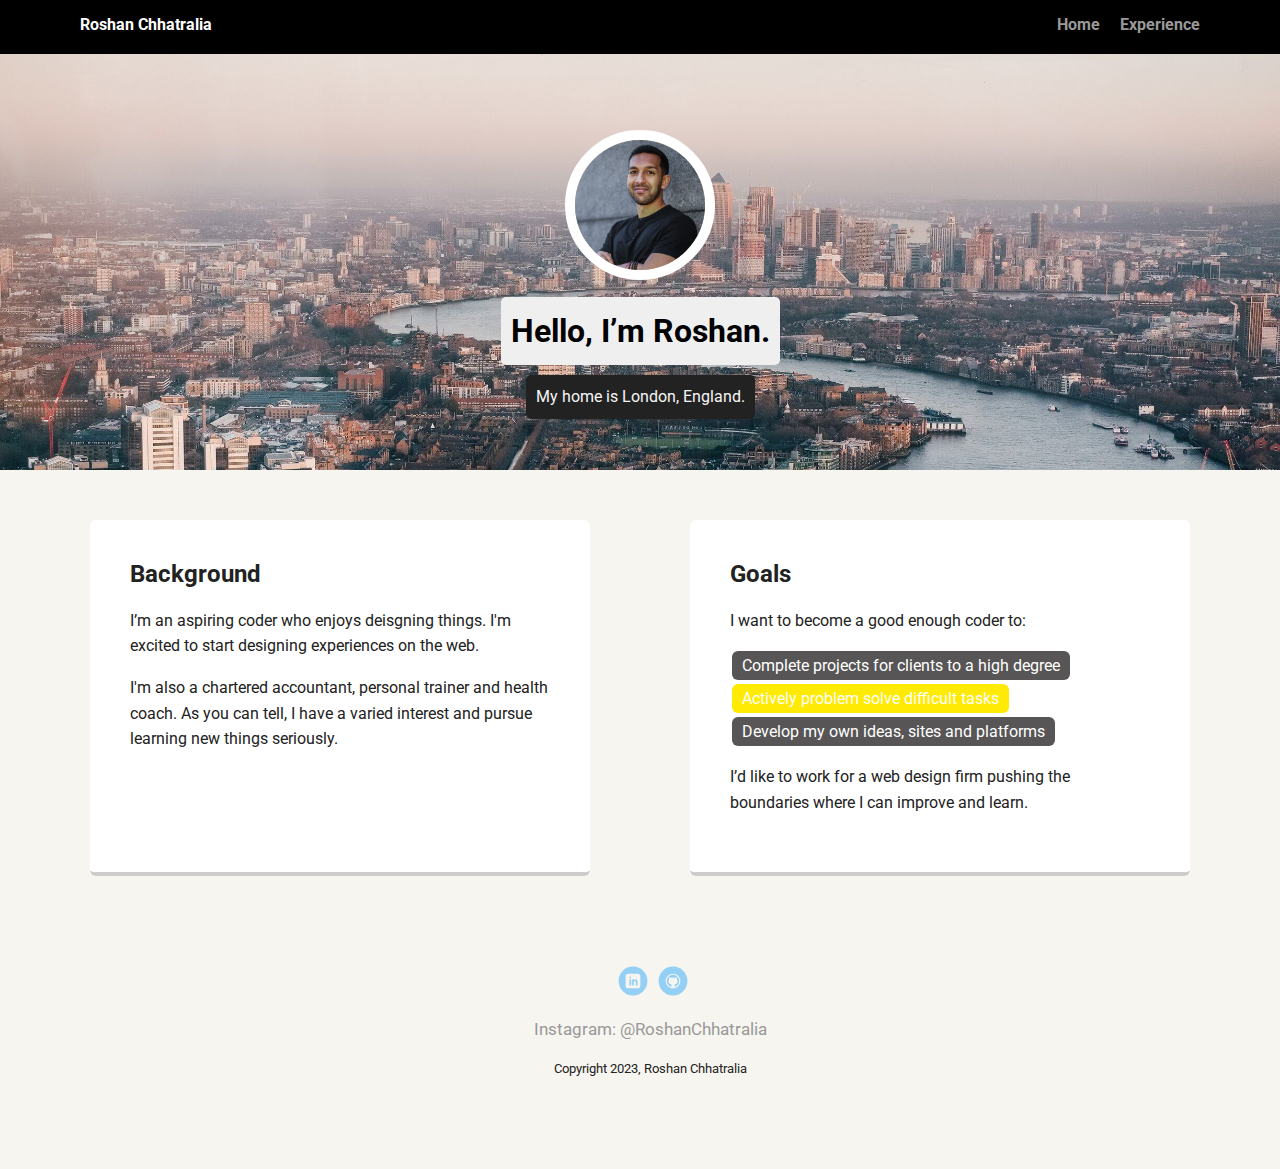
<file: portfolio_update_v1/index.html>
<!doctype html>
<html lang="en">
<head>
  <meta charset="utf-8">
  <title>Roshan Chhatralia's Profile</title>
  <meta name="viewport" content="width=device-width, initial-scale=1.0">
  <link rel="stylesheet" href="styles.css">
  <link href="https://fonts.googleapis.com/css?family=Muli%7CRoboto:400,300,500,700,900" rel="stylesheet"></head>
  <body>

    <div class="main-nav">
        <ul class="nav">
          <li class="name">Roshan Chhatralia</li>
          <li><a href="index.html">Home</a></li>
          <li><a href="experience.html">Experience</a></li>
        </ul>
    </div>

    <header>
      <img src="images/rsz_profilepic.jpg" alt="Picture of Roshan" class="profile-image">
      <h1 class="tag name">Hello, I’m Roshan.</h1>
      <p class="tag location">My home is London, England.</p>
    </header>

    <main class="flex">
      <div class="card">
        <h2>Background</h2>
        <p>I’m an aspiring coder who enjoys deisgning things. I'm excited to start designing experiences on the web.</p>
        <p>I'm also a chartered accountant, personal trainer and health coach. As you can tell, I have a varied interest and pursue learning new things seriously.</p>
      </div> 

      <div class="card">
        <h2>Goals</h2>
        <p style="text-align:left">I want to become a good enough coder to:</p>
        <ul class="skills">
          <li>Complete projects for clients to a high degree</li>
          <li>Actively problem solve difficult tasks</li>
          <li>Develop my own ideas, sites and platforms</li>
        </ul>
        <p>I’d like to work for a web design firm pushing the boundaries where I can improve and learn.</p>
      </div> 

    </main> 
    <footer>
      <ul>
        <li><a href="https://www.linkedin.com/in/roshanchhatralia/" class="social linkedin">LinkedIn</a></li>
        <li><a href="https://github.com/RoshanChhatralia" class="social github">Github</a></li>
      </ul>
      <p> <small> <a href="https://www.instagram.com/roshanchhatralia/"> Instagram: @RoshanChhatralia </a> </p>
      <p class="copyright">Copyright 2023, Roshan Chhatralia</p>
    </footer>
  </body>
  </html>
</file>
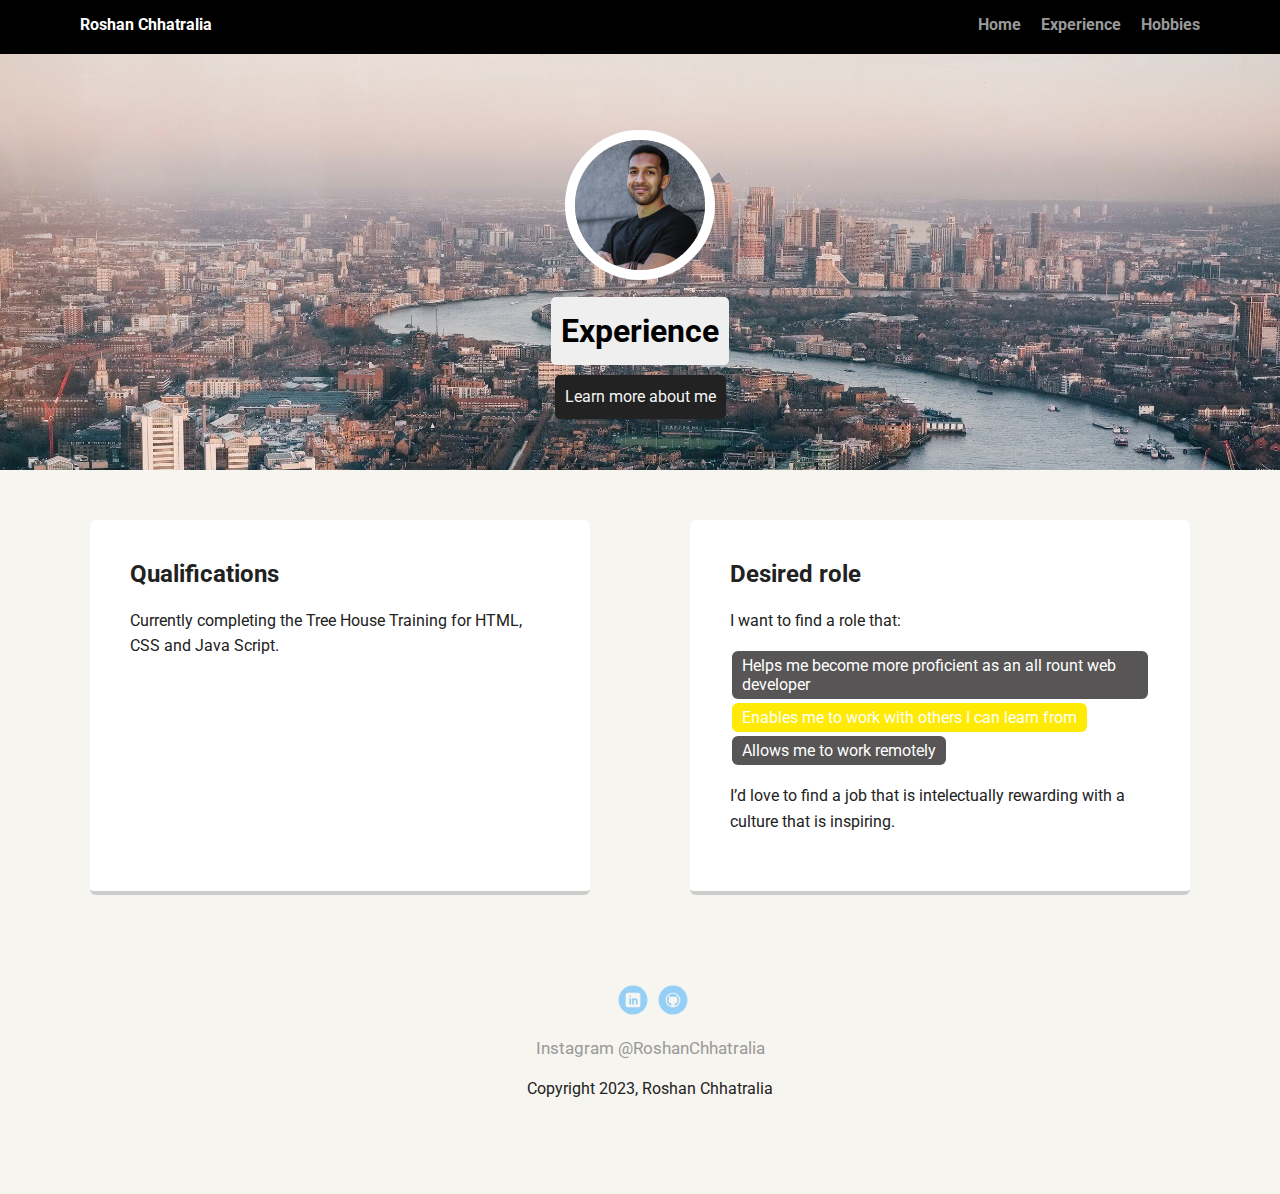
<file: portfolio_update_v1/experience.html>
<!doctype html>
<html lang="en">
<head>
  <meta charset="utf-8">
  <title>Roshan Chhatralia's Profile</title>
  <meta name="viewport" content="width=device-width, initial-scale=1.0">
  <link rel="stylesheet" href="styles.css">
  <link href="https://fonts.googleapis.com/css?family=Muli%7CRoboto:400,300,500,700,900" rel="stylesheet"></head>
  <body>

    <nav class="main-nav">
        <ul class="nav">
          <li class="name">Roshan Chhatralia</li>
          <li><a href="index.html">Home</a></li>
          <li><a href="experience.html">Experience</a></li>
          <li><a href="hobbies.html">Hobbies</a></li>
        </ul>
    </nav>

    <header>
      <img src="images/rsz_profilepic.jpg" alt="Picture of Roshan" class="profile-image">
      <h1 class="tag name">Experience</h1>
      <p class="tag location">Learn more about me</p>
    </header>

    <main class="flex">
      <article class="card">
        <h2>Qualifications</h2>
        <p>Currently completing the Tree House Training for HTML, CSS and Java Script.</p>
      </article> 

      <article class="card">
        <h2>Desired role</h2>
        <p style="text-align:left">I want to find a role that:</p>
        <ul class="skills">
          <li>Helps me become more proficient as an all rount web developer</li>
          <li>Enables me to work with others I can learn from</li>
          <li>Allows me to work remotely</li>
        </ul>
        <p>I’d love to find a job that is intelectually rewarding with a culture that is inspiring.</p>
    </article> 

    </main> 
    <footer>    
      <aside> 
      <ul>
        <li><a href="https://www.linkedin.com/in/roshanchhatralia/" class="social linkedin">LinkedIn</a></li>
        <li><a href="https://github.com/RoshanChhatralia" class="social github">Github</a></li>
      </ul>
      <p> <a href="https://www.instagram.com/roshanchhatralia/"> <small> Instagram @RoshanChhatralia </small> </a> </p>
      <p class="copyright">Copyright 2023, Roshan Chhatralia</p>
      </aside> 
    </footer>
  </body>
    
    </html>
</file>
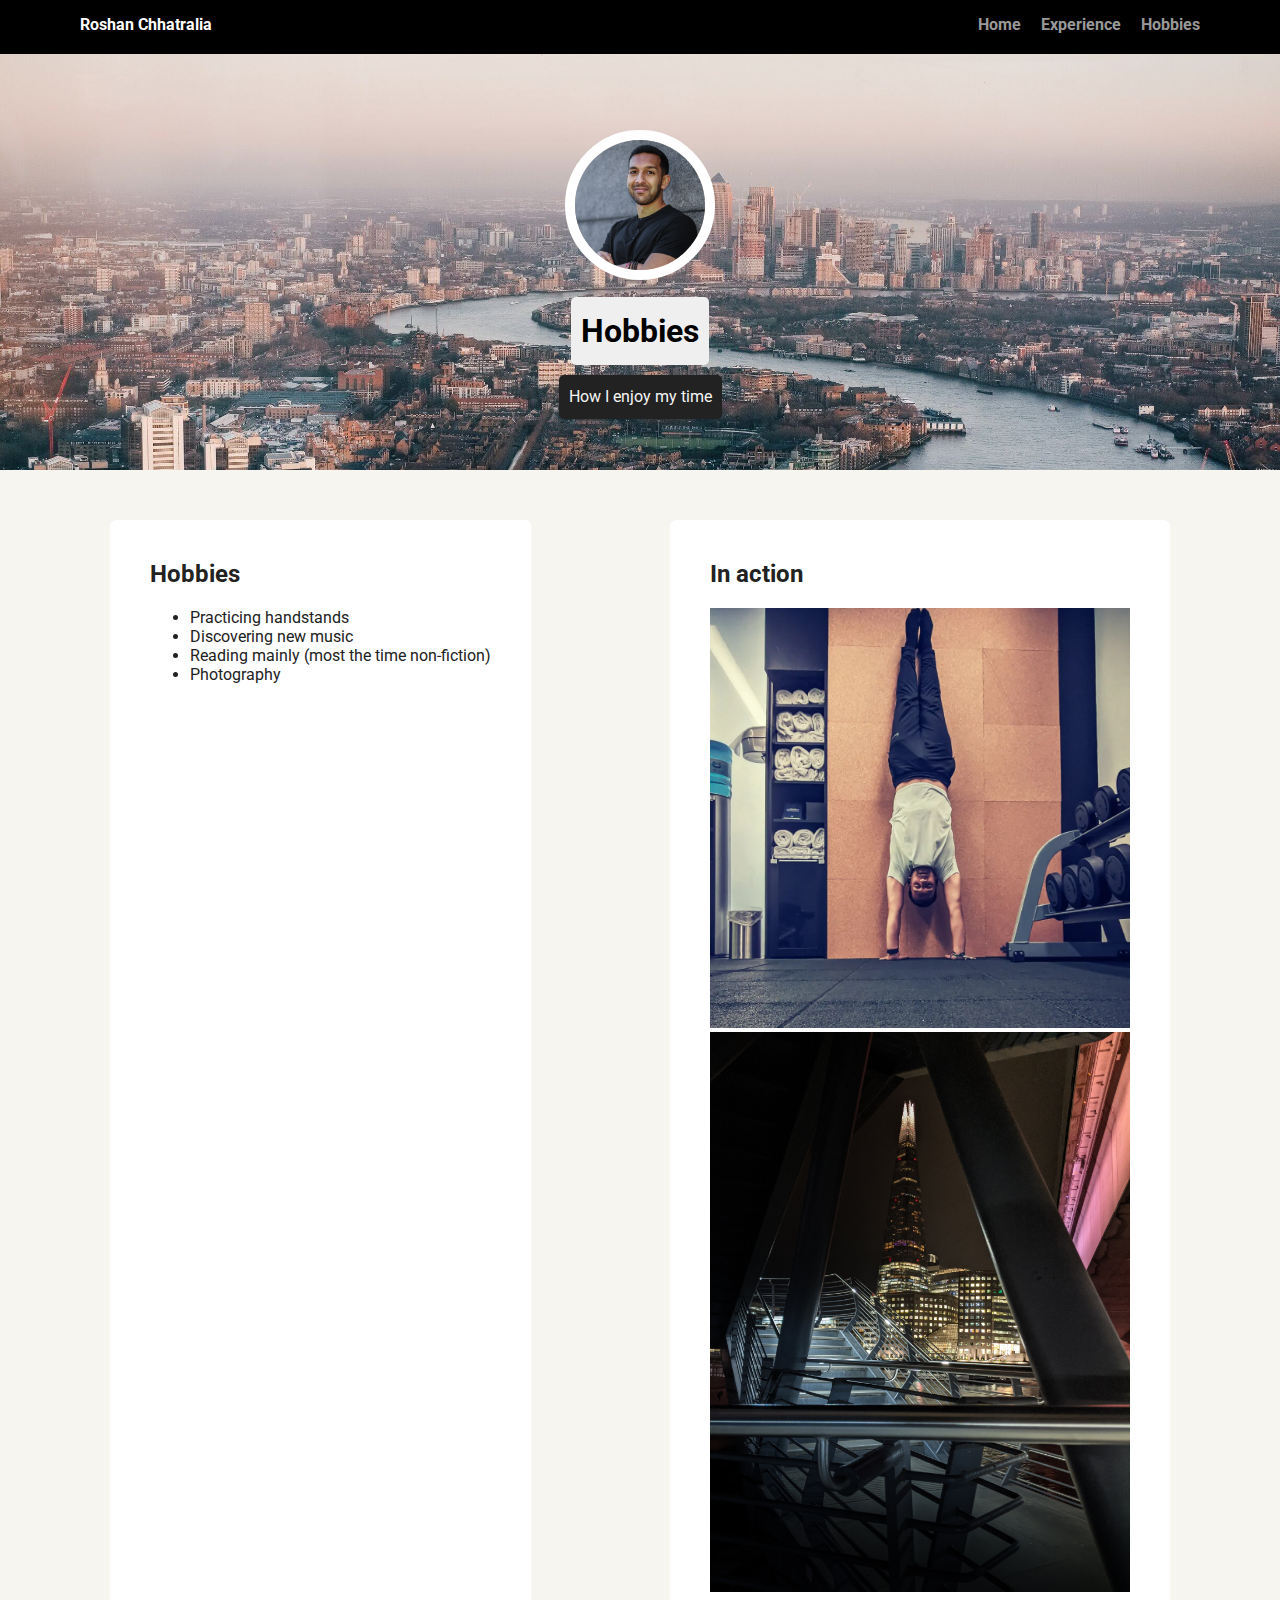
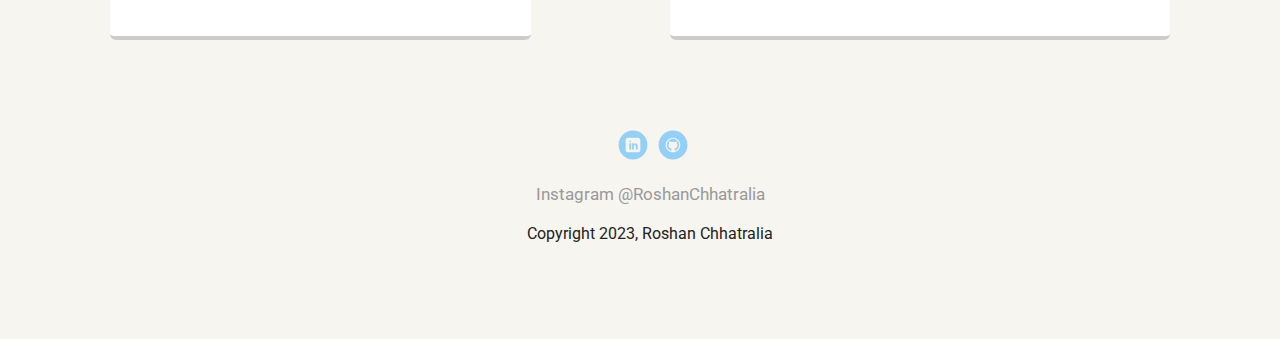
<file: portfolio_update_v1/hobbies.html>
<!doctype html>
<html lang="en">
<head>
  <meta charset="utf-8">
  <title>Roshan Chhatralia's Profile</title>
  <meta name="viewport" content="width=device-width, initial-scale=1.0">
  <link rel="stylesheet" href="styles.css">
  <link href="https://fonts.googleapis.com/css?family=Muli%7CRoboto:400,300,500,700,900" rel="stylesheet"></head>
  <body>

    <nav class="main-nav">
        <ul class="nav">
          <li class="name">Roshan Chhatralia</li>
          <li><a href="index.html">Home</a></li>
          <li><a href="experience.html">Experience</a></li>
          <li><a href="hobbies.html">Hobbies</a></li>
        </ul>
    </nav>

    <header>
      <img src="images/rsz_profilepic.jpg" alt="Picture of Roshan" class="profile-image">
      <h1 class="tag name">Hobbies</h1>
      <p class="tag location">How I enjoy my time</p>
    </header>

    <main class="flex">
      <article class="card">
        <h2>Hobbies</h2>
        <ul>
            <li> Practicing handstands </li>
            <li> Discovering new music </li>
            <li> Reading mainly (most the time non-fiction) </li>
            <li> Photography </li>
        </ul>
    </article> 

      <article class="card">
        <h2>In action</h2>
        <div class="row">
            <div class="column">
              <img src="images/Handstand.jpg" alt="Roshan doing handstand against a wall" style="width:100%">
        </div>
            <div class="column">
              <img src="images/rsz_shard.jpg" alt="Forest" style="width:100%">
            </div>
        </div>
    </article> 

    </main> 
    <footer>
      <aside>
      <ul>
        <li><a href="https://www.linkedin.com/in/roshanchhatralia/" class="social linkedin">LinkedIn</a></li>
        <li><a href="https://github.com/RoshanChhatralia" class="social github">Github</a></li>
      </ul>
      <p> <a href="https://www.instagram.com/roshanchhatralia/"> <small> Instagram @RoshanChhatralia </small> </a> </p>
      <p class="copyright">Copyright 2023, Roshan Chhatralia</p>
      </aside>
    </footer>
  </body>
    
    </html>
</file>
<file: portfolio_update_v1/styles.css>
/* Global Layout Set-up */
* { 
  box-sizing: border-box;
}
  
body {
  margin: 0;
  padding: 0;
  text-align: center;
  font-family: 'Roboto', sans-serif;
  color: #222;
  background: #f7f5f0;
}
/* Link Styles */

a {
  text-decoration: none;
  color: #999;
}
a:hover {
  color: #6633ff;
}

/* Section Styles */

.main-nav {
  width: 100%;
  background: black;
  min-height: 30px;
  padding: 10px;
  position: fixed;
  text-align: center;
}
.nav {
  display: flex;
  justify-content: space-around;
  font-weight: 700;
  list-style-type: none;
  margin: 0 auto;
  padding: 0;
}

.nav .name {
    display: block;
    margin-right: auto;
    color: white;
}
.nav li {
  padding: 5px 10px 10px 10px;
}
.nav a {
  transition: all .5s;
}
.nav a:hover {
  color: white
}

header {
  text-align: center;
  background: url('images/rsz_1london.jpg') no-repeat top center ;
  background-size: cover;
  overflow: hidden;
  padding-top: 80px;
}
header {
  line-height: 1.5;
}
header .profile-image {
  margin-top: 50px;
  width: 150px;
  height: 150px;
  border-radius: 100%;
  border: 10px solid white;
  transition: all .5s;
}
header .profile-image:hover {
  transform: scale(1.2) rotate(5deg);
}
.tag {
  background-color: #efefef;
  color: black;
  padding: 10px;
  border-radius: 5px;
  display: table;
  margin: 10px auto;
} 
.location {
  background-color: #222;
  color: whitesmoke;
}
.card {
  margin: 30px;
  padding: 20px 40px 40px;
  max-width: 500px;
  text-align: left;
  background: #fff;
  border-bottom: 4px solid #ccc;
  border-radius: 6px;
  transition: all .5s;
}
.card:hover {
  border-color: #9b99ff;
}

ul.skills {
  padding: 0;
  text-align: left;
}

.skills li {
  border-radius: 6px;
  display: inline-block;
  background: #ffea04;
  color: white;
  padding: 5px 10px;
  margin: 2px;
}

.skills li:nth-child(odd) {
  background: #575555;
}

footer {
  width: 100%;
  min-height: 30px;
  padding: 20px 0 40px 20px;
}

footer .copyright {
  top: -8px;
  font-size: .75em;
}

footer ul {
  list-style-type: none;
  margin: 0;
  padding: 0;
}

footer ul li {
  display: inline-block;
}

a.social {
  display: inline-block;
  text-indent: -9999px;
  margin-left: 5px;
  width: 30px;
  height: 30px;
  background-size: 30px 30px;
  opacity: .4;
  transition: all .5s;
}
a.twitter {
  background-image: url(images/twitter.svg);
}
a.linkedin {
  background-image: url(images/linkedin.svg);
}
a.github {
  background-image: url(images/github.svg);
}
a.social:hover {
  opacity: 1;
}
.clearfix {
  clear: both;
}

/* Styles for larger screens */
@media screen and (min-width: 720px) {
  
  .flex {
      display: -ms-flexbox;      /* TWEENER - IE 10 */
      display: flex; 
      max-width: 1200px;
      -ms-flex-pack: distribute;
      justify-content: space-around;
      margin: 0 auto;
  }

  header {
    min-height: 470px;
  }

  .nav {
    max-width: 1200px;
    padding: 0 30px;
  }


  main {
    padding-top: 20px;
  }

  main p {
    line-height: 1.6em;
  }

  footer {
    font-size: 1.3em;
    max-width: 1200px;
    margin: 40px auto;
  }

}
</file>
